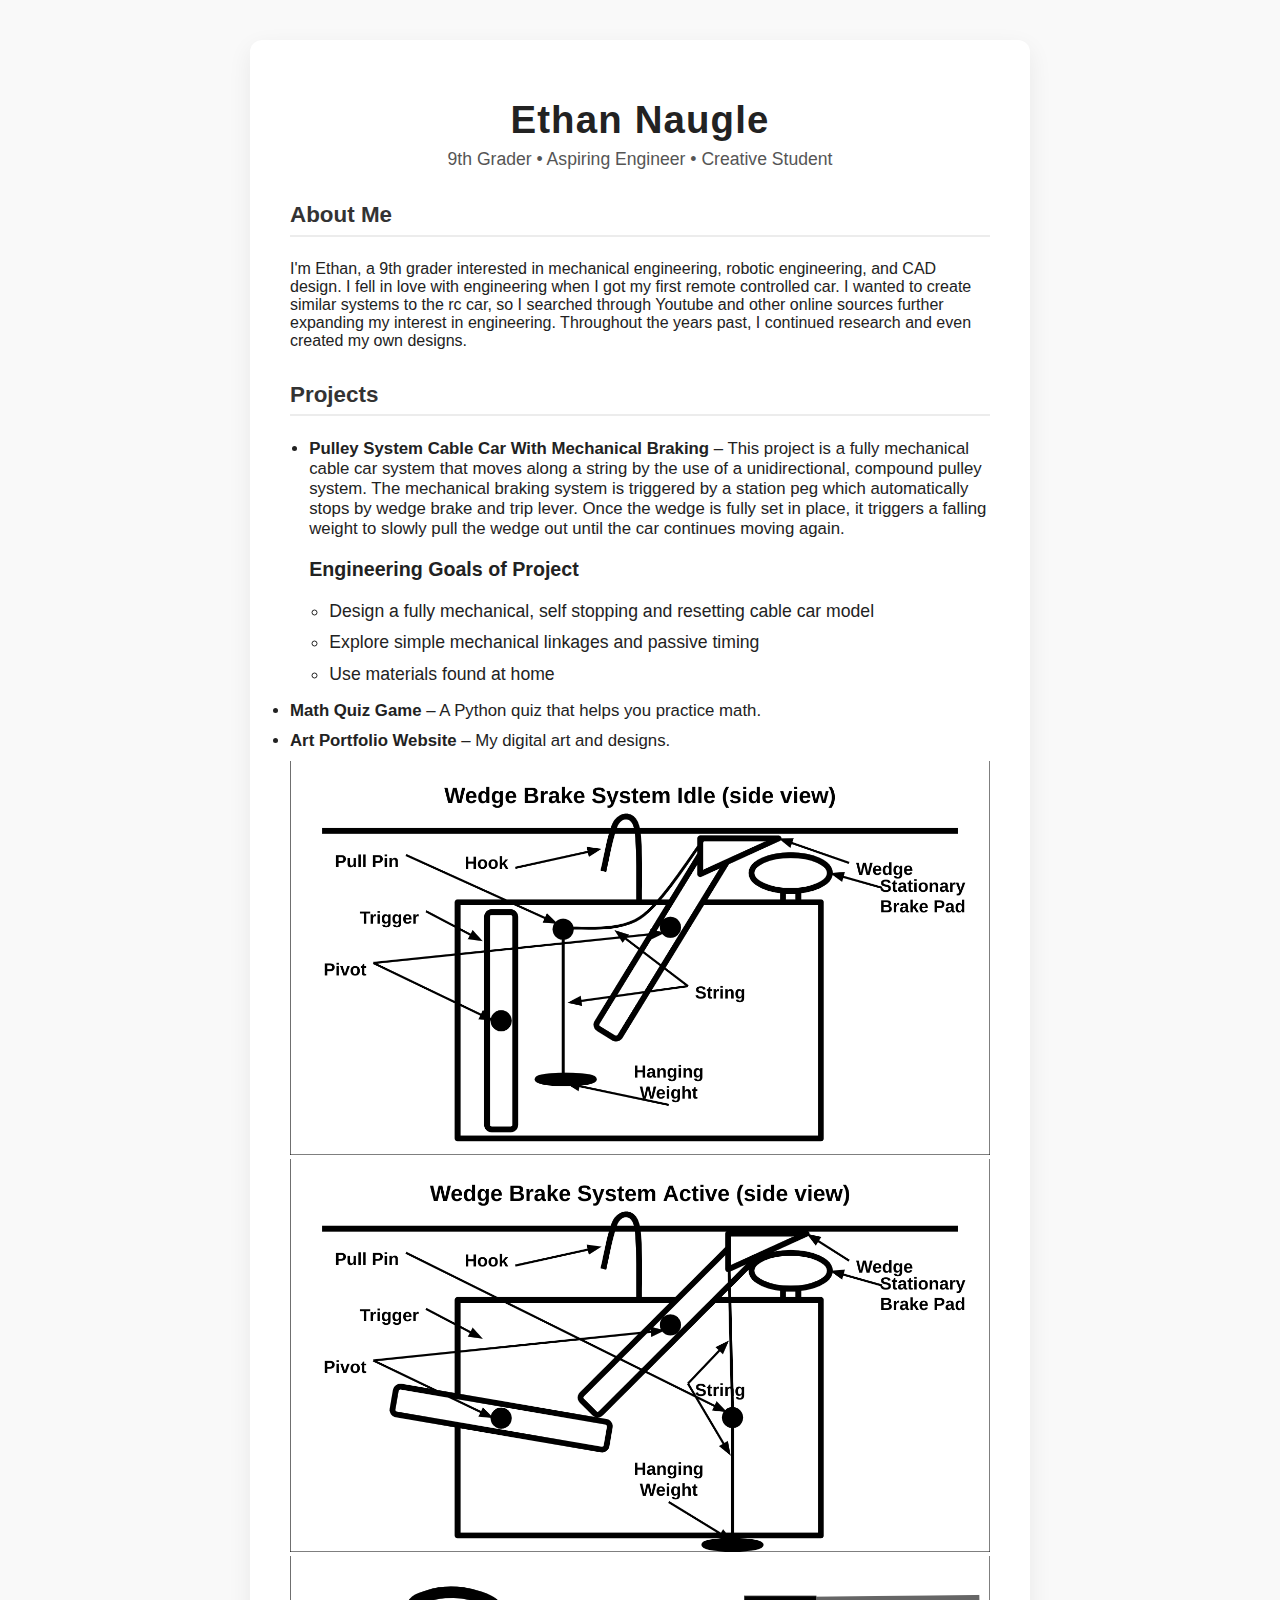
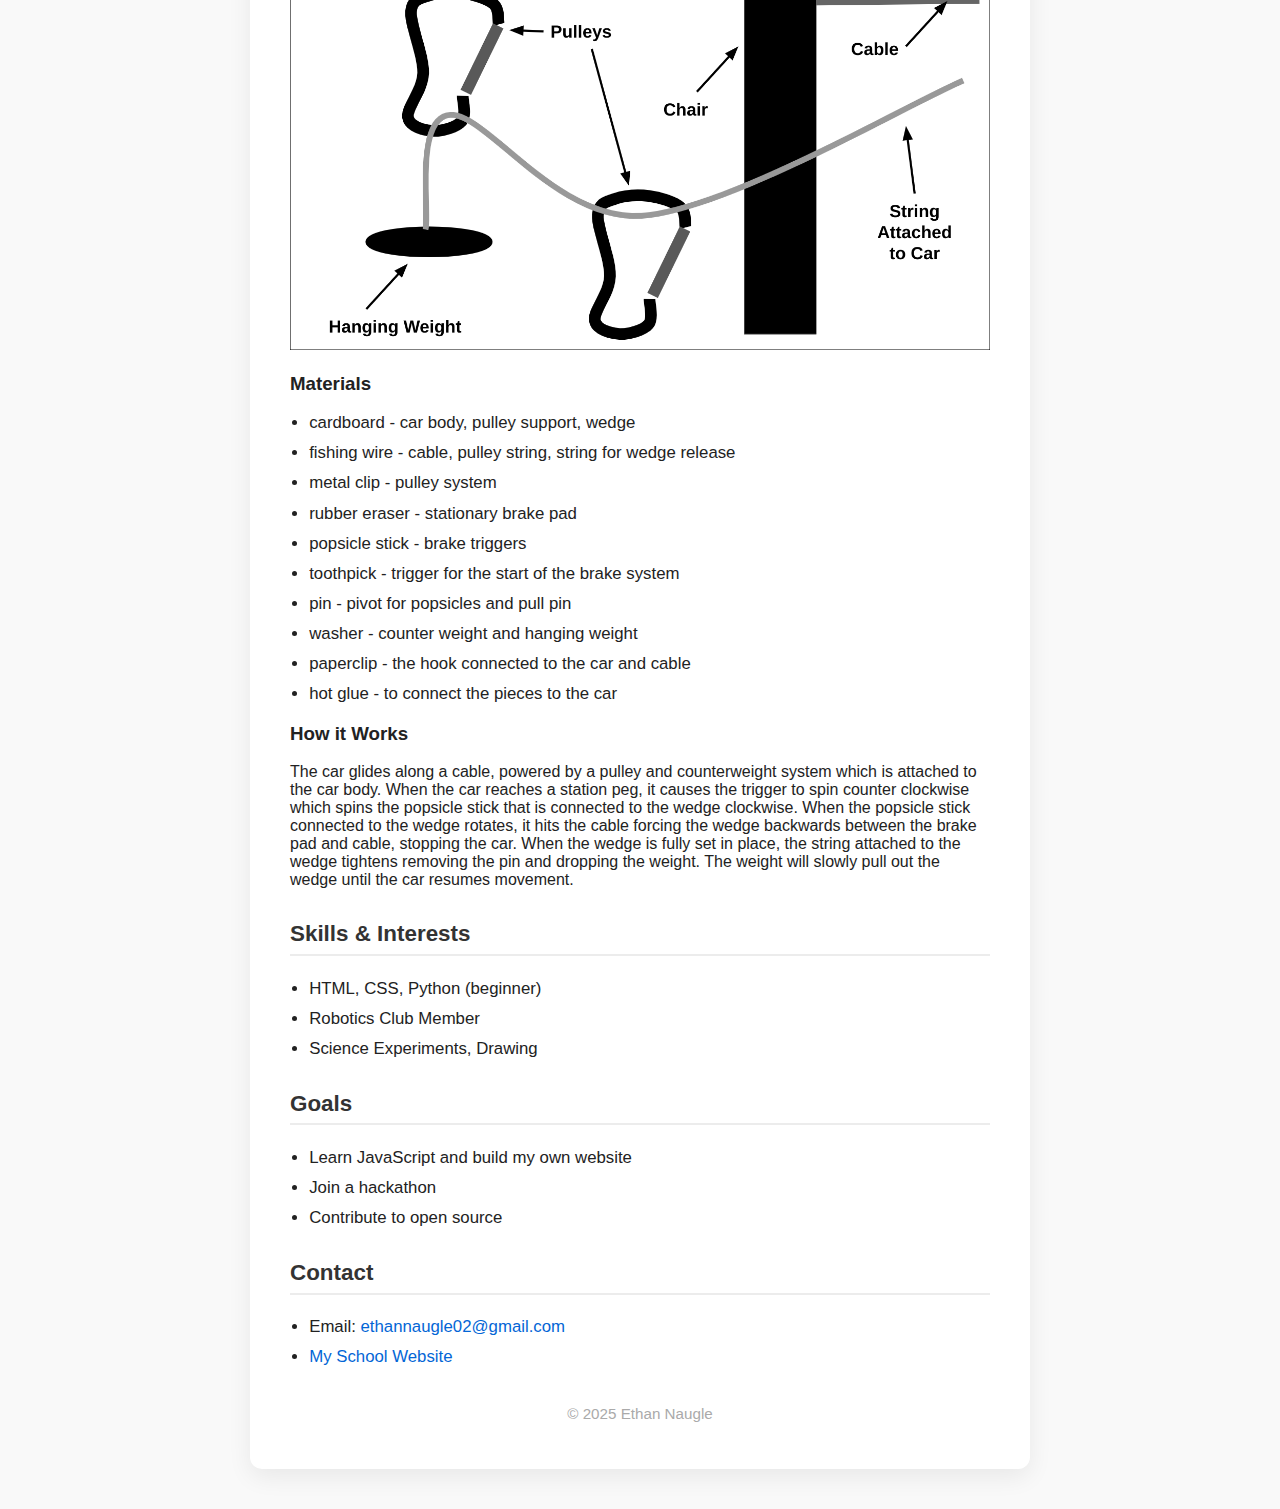
<file: index.html>
<!DOCTYPE html>
<html lang="en">
<head>
  <meta charset="UTF-8">
  <title>Ethan Naugle | Portfolio</title>
  <meta name="viewport" content="width=device-width, initial-scale=1.0">
  <link rel="stylesheet" href="style.css">
</head>
<body>
  <div class="container">
    <header>
      <h1>Ethan Naugle</h1>
      <p>9th Grader • Aspiring Engineer • Creative Student</p>
    </header>

    <section id="about">
      <h2>About Me</h2>
      <p>
        I'm Ethan, a 9th grader interested in mechanical engineering, robotic engineering, and CAD design. I fell in love with engineering when I got my first remote controlled car. I wanted to create similar systems to the rc car, so I searched through Youtube and other online sources further expanding my interest in engineering. Throughout the years past, I continued research and even created my own designs.  
 
    <section id="projects">
      <h2>Projects</h2>
      <ul>
        <li>
          <strong>Pulley System Cable Car With Mechanical Braking</strong> – This project is a fully mechanical cable car system that moves along a string by the use of a unidirectional, compound pulley system. The mechanical braking system is triggered by a station peg which automatically stops by wedge brake and trip lever. Once the wedge is fully set in place, it triggers a falling weight to slowly pull the wedge out until the car continues moving again.
 </p>
  <h3>Engineering Goals of Project</h3>
  <ul>
    <li>Design a fully mechanical, self stopping and resetting cable car model</li>
    <li>Explore simple mechanical linkages and passive timing</li>
    <li>Use materials found at home</li>
  </ul>
</section>
        </li>
        <li>
          <strong>Math Quiz Game</strong> – A Python quiz that helps you practice math.
        </li>
        <li>
          <strong>Art Portfolio Website</strong> – My digital art and designs.
        </li>
      </ul>
    </section>
<img src="Screenshot 2025-08-19 3.36.49 PM.png" alt="Screenshot of my project" style="max-width:100%; height:auto;">
<img src="Screenshot 2025-08-19 3.36.54 PM.png" alt="Screenshot of my project" style="max-width:100%; height:auto;">
<img src="Screenshot 2025-08-19 4.59.28 PM.png" alt="Screenshot of my project" style="max-width:100%; height:auto;">
      <h3>Materials</h3>
  <ul>
    <li>cardboard - car body, pulley support, wedge</li>
    <li>fishing wire - cable, pulley string, string for wedge release</li>
    <li>metal clip - pulley system</li>
    <li>rubber eraser - stationary brake pad</li>
    <li>popsicle stick - brake triggers</li>
    <li>toothpick - trigger for the start of the brake system</li>
    <li>pin - pivot for popsicles and pull pin</li>
    <li>washer - counter weight and hanging weight</li>
    <li>paperclip - the hook connected to the car and cable</li>
    <li>hot glue - to connect the pieces to the car</li>
  </ul>
</section>
    <h3>How it Works</h3>
    <p> The car glides along a cable, powered by a pulley and counterweight system which is attached to the car body. When the car reaches a station peg, it causes the trigger to spin counter clockwise which spins the popsicle stick that is connected to the wedge clockwise. When the popsicle stick connected to the wedge rotates, it hits the cable forcing the wedge backwards between the brake pad and cable, stopping the car. When the wedge is fully set in place, the string attached to the wedge tightens removing the pin and dropping the weight. The weight will slowly pull out the wedge until the car resumes movement.

</section>
    <section id="skills">
      <h2>Skills & Interests</h2>
      <ul>
        <li>HTML, CSS, Python (beginner)</li>
        <li>Robotics Club Member</li>
        <li>Science Experiments, Drawing</li>
      </ul>
    </section>

    <section id="goals">
      <h2>Goals</h2>
      <ul>
        <li>Learn JavaScript and build my own website</li>
        <li>Join a hackathon</li>
        <li>Contribute to open source</li>
      </ul>
    </section>

    <section id="contact">
      <h2>Contact</h2>
      <ul>
        <li>Email: <a href="mailto:ethannaugle02@gmail.com">ethannaugle02@gmail.com</a></li>
        <li><a href="https://delranschools.org" target="_blank">My School Website</a></li>
      </ul>
    </section>

    <footer>
      <p>© 2025 Ethan Naugle</p>
    </footer>
  </div>
</body>
</html>
</file>
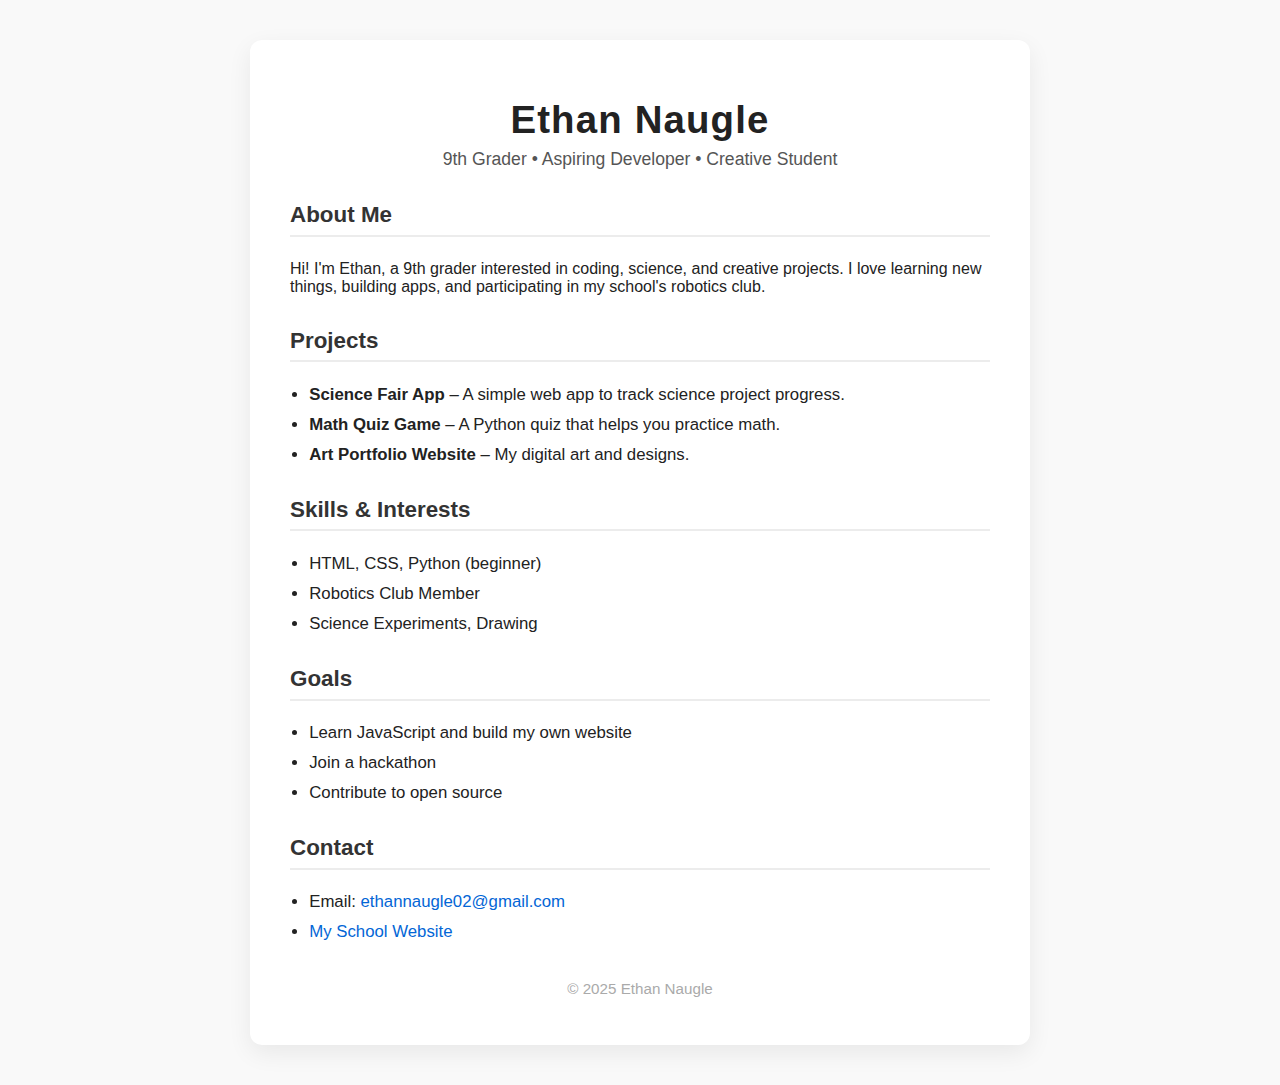
<file: index_Version4 (1).html>
<!DOCTYPE html>
<html lang="en">
<head>
  <meta charset="UTF-8">
  <title>Ethan Naugle | Portfolio</title>
  <meta name="viewport" content="width=device-width, initial-scale=1.0">
  <link rel="stylesheet" href="style.css">
</head>
<body>
  <div class="container">
    <header>
      <h1>Ethan Naugle</h1>
      <p>9th Grader • Aspiring Developer • Creative Student</p>
    </header>

    <section id="about">
      <h2>About Me</h2>
      <p>
        Hi! I'm Ethan, a 9th grader interested in coding, science, and creative projects. I love learning new things, building apps, and participating in my school's robotics club.
      </p>
    </section>

    <section id="projects">
      <h2>Projects</h2>
      <ul>
        <li>
          <strong>Science Fair App</strong> – A simple web app to track science project progress.
        </li>
        <li>
          <strong>Math Quiz Game</strong> – A Python quiz that helps you practice math.
        </li>
        <li>
          <strong>Art Portfolio Website</strong> – My digital art and designs.
        </li>
      </ul>
    </section>

    <section id="skills">
      <h2>Skills & Interests</h2>
      <ul>
        <li>HTML, CSS, Python (beginner)</li>
        <li>Robotics Club Member</li>
        <li>Science Experiments, Drawing</li>
      </ul>
    </section>

    <section id="goals">
      <h2>Goals</h2>
      <ul>
        <li>Learn JavaScript and build my own website</li>
        <li>Join a hackathon</li>
        <li>Contribute to open source</li>
      </ul>
    </section>

    <section id="contact">
      <h2>Contact</h2>
      <ul>
        <li>Email: <a href="mailto:ethannaugle02@gmail.com">ethannaugle02@gmail.com</a></li>
        <li><a href="https://delranschools.org" target="_blank">My School Website</a></li>
      </ul>
    </section>

    <footer>
      <p>© 2025 Ethan Naugle</p>
    </footer>
  </div>
</body>
</html>
</file>
<file: style.css>
/* Minimalist Portfolio Styles */
body {
  background: #f9f9f9;
  font-family: 'Segoe UI', 'Arial', sans-serif;
  color: #222;
  margin: 0;
  padding: 0;
}
.container {
  max-width: 700px;
  margin: 40px auto;
  background: #fff;
  padding: 2em 2.5em;
  border-radius: 12px;
  box-shadow: 0 8px 24px rgba(0,0,0,0.07);
}
header, footer {
  text-align: center;
}
header h1 {
  margin-bottom: 0.2em;
  font-size: 2.4em;
  letter-spacing: 0.03em;
}
header p {
  margin-top: 0;
  color: #555;
  font-size: 1.1em;
}
section {
  margin-top: 2em;
}
section h2 {
  border-bottom: 2px solid #ececec;
  padding-bottom: 0.3em;
  margin-bottom: 1em;
  font-size: 1.4em;
  color: #333;
}
ul {
  padding-left: 1.2em;
}
li {
  margin-bottom: 0.6em;
  font-size: 1.05em;
}
a {
  color: #0366d6;
  text-decoration: none;
}
a:hover {
  text-decoration: underline;
}
footer {
  margin-top: 2.5em;
  color: #aaa;
  font-size: 0.95em;
}
@media (max-width: 600px) {
  .container {
    padding: 1em 0.7em;
  }
  header h1 {
    font-size: 1.6em;
  }
}
</file>
